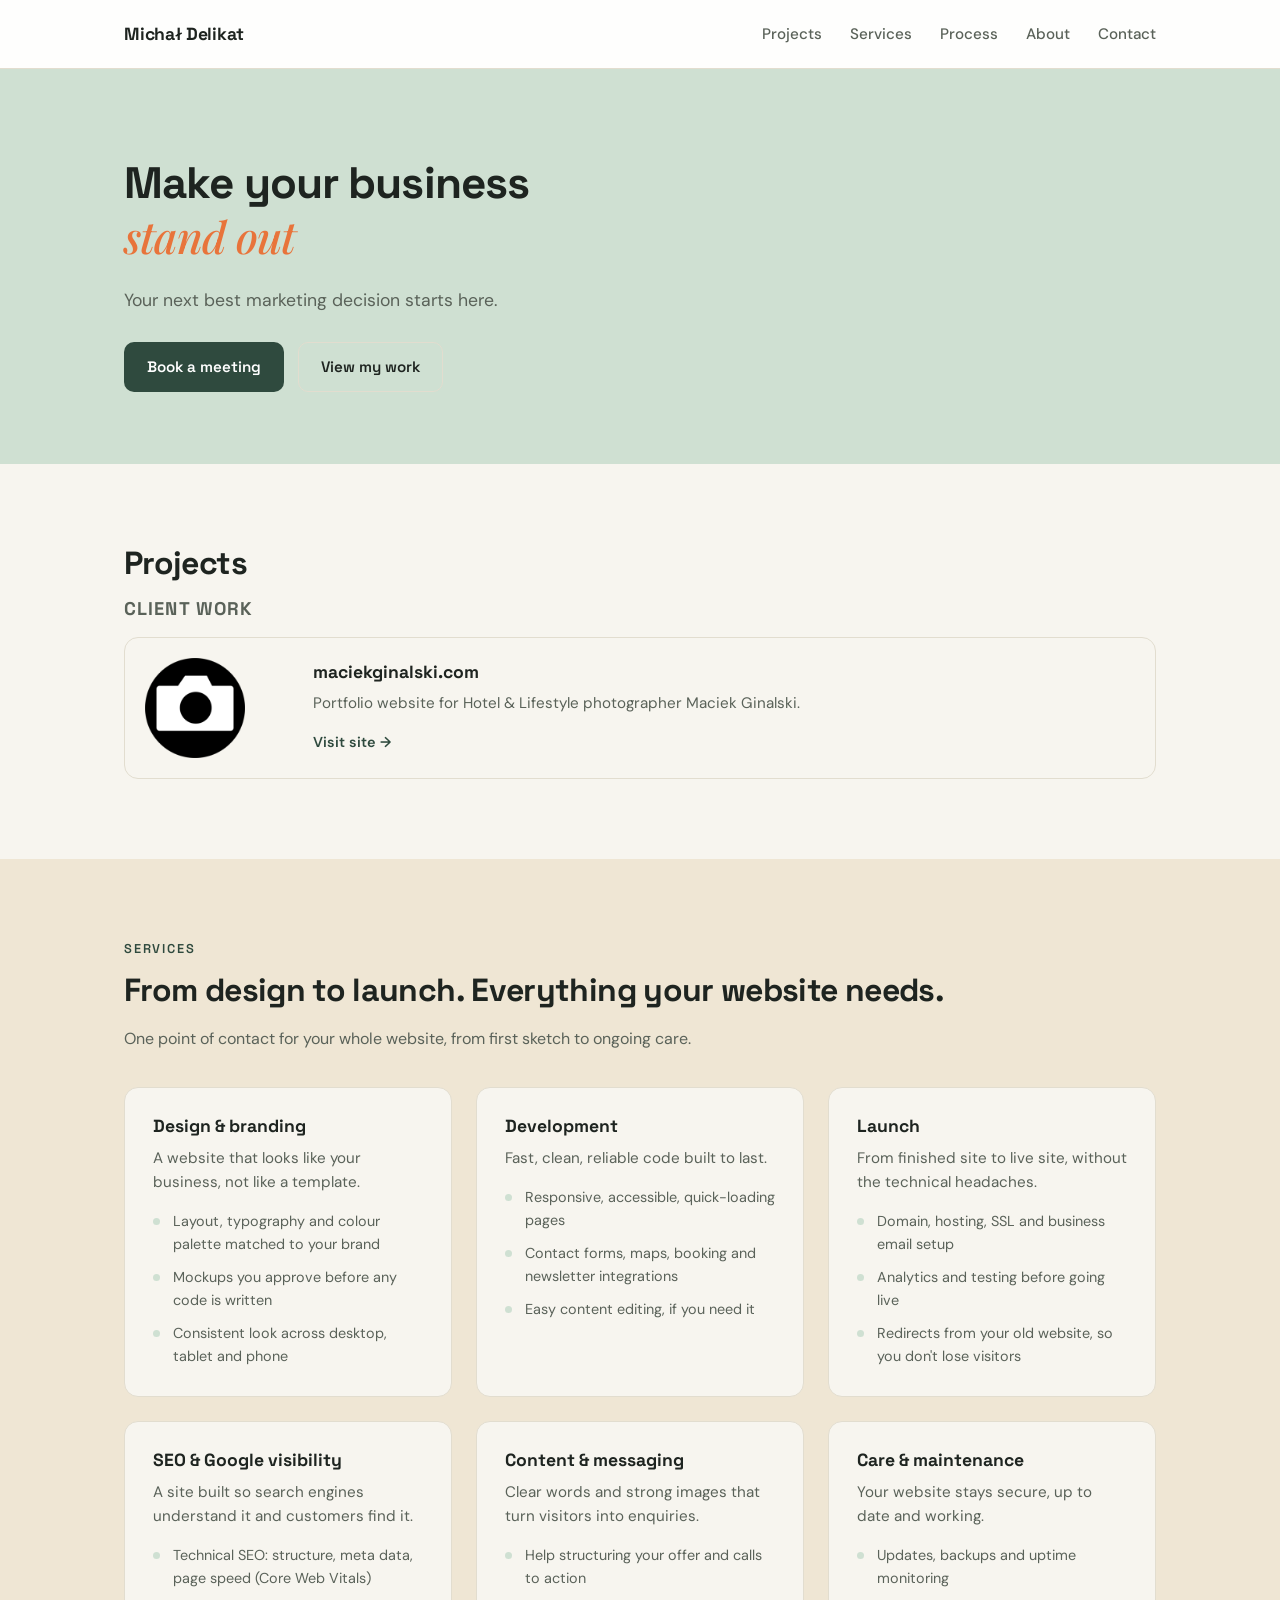
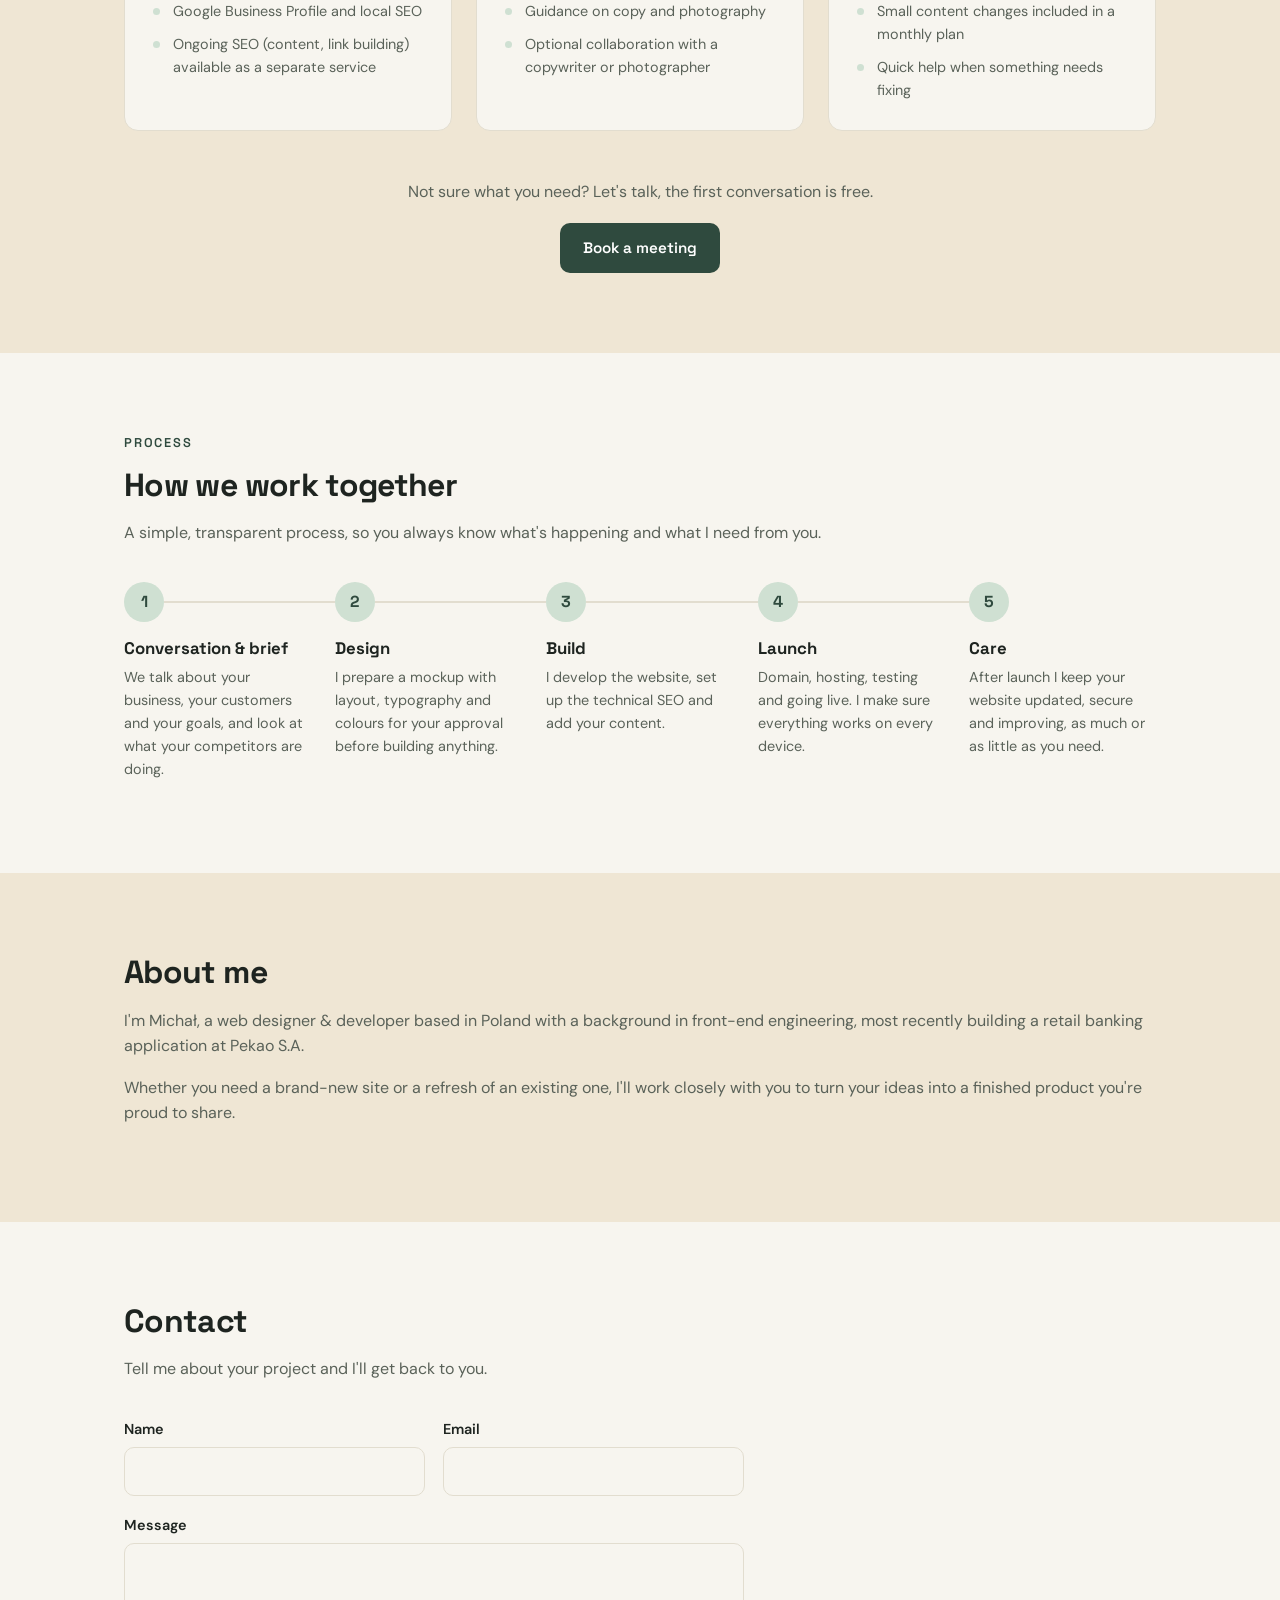
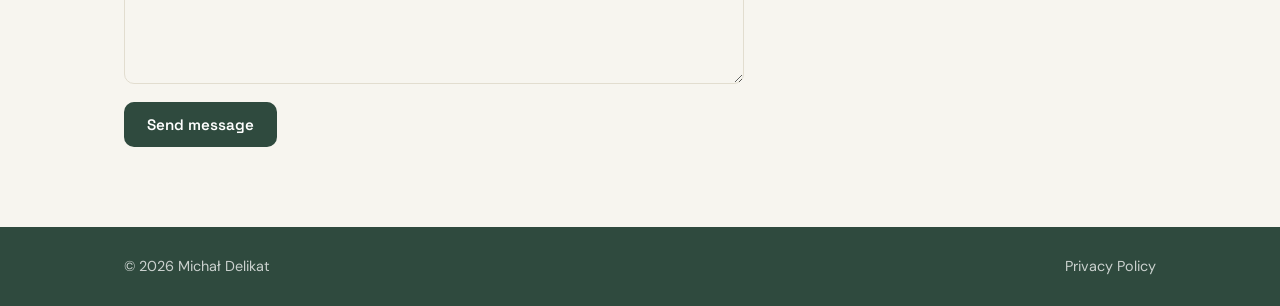
<file: index.html>
<!DOCTYPE html>
<html lang="en">
    <head>
        <meta charset="UTF-8">
        <meta name="viewport" content="width=device-width, initial-scale=1.0">
        <title>Michał Delikat Web Design & Development</title>
        <meta name="description" content="">
        <link rel="preconnect" href="https://fonts.googleapis.com">
        <link rel="preconnect" href="https://fonts.gstatic.com" crossorigin>
        <link href="https://fonts.googleapis.com/css2?family=DM+Sans:wght@400;500;600&family=Playfair+Display:ital,wght@1,500;1,600&family=Space+Grotesk:wght@500;600;700&display=swap" rel="stylesheet">
        <link rel="stylesheet" href="index.css">
    </head>
    <body>
        <site-header id="header" brand="Michał Delikat">
            <a href="#projects">Projects</a>
            <a href="#services">Services</a>
            <a href="#process">Process</a>
            <a href="#about">About</a>
            <a href="#contact">Contact</a>
        </site-header>

        <main id="top">
            <section class="hero">
                <div class="container hero-grid">
                    <div class="hero-text">
                        <h1>Make your business <span class="highlight">stand out</span></h1>
                        <p class="lead">Your next best marketing decision starts here.</p>
                        <div class="hero-actions">
                            <a class="btn btn-primary" href="#contact">Book a meeting</a>
                            <a class="btn btn-ghost" href="#projects">View my work</a>
                        </div>
                    </div>
                    <div class="hero-visual"></div>
                </div>
            </section>

            <section id="projects" class="section">
                <div class="container">
                    <h2 class="section-title">Projects</h2>

                    <h3 class="subsection-title">Client work</h3>
                    <div class="projects-grid">
                        <project-card
                            logo="assets/maciekginalskicom_thumbnail.png"
                            logo-alt="maciekginalski.com logo"
                            title="maciekginalski.com"
                            description="Portfolio website for Hotel &amp; Lifestyle photographer Maciek Ginalski."
                            link-text="Visit site"
                            link-href="https://maciekginalski.com"></project-card>
                    </div>

                    <div class="projects-grid">
                    </div>
                </div>
            </section>

            <section id="services" class="section section-alt">
                <div class="container">
                    <p class="eyebrow">SERVICES</p>
                    <h2 class="section-title">From design to launch. Everything your website needs.</h2>
                    <p class="section-intro">One point of contact for your whole website, from first sketch to ongoing care.</p>

                    <div class="services-grid">
                        <article class="service-card">
                            <h3 class="service-card-title">Design &amp; branding</h3>
                            <p class="service-card-desc">A website that looks like your business, not like a template.</p>
                            <ul class="service-list">
                                <li>Layout, typography and colour palette matched to your brand</li>
                                <li>Mockups you approve before any code is written</li>
                                <li>Consistent look across desktop, tablet and phone</li>
                            </ul>
                        </article>

                        <article class="service-card">
                            <h3 class="service-card-title">Development</h3>
                            <p class="service-card-desc">Fast, clean, reliable code built to last.</p>
                            <ul class="service-list">
                                <li>Responsive, accessible, quick-loading pages</li>
                                <li>Contact forms, maps, booking and newsletter integrations</li>
                                <li>Easy content editing, if you need it</li>
                            </ul>
                        </article>

                        <article class="service-card">
                            <h3 class="service-card-title">Launch</h3>
                            <p class="service-card-desc">From finished site to live site, without the technical headaches.</p>
                            <ul class="service-list">
                                <li>Domain, hosting, SSL and business email setup</li>
                                <li>Analytics and testing before going live</li>
                                <li>Redirects from your old website, so you don't lose visitors</li>
                            </ul>
                        </article>

                        <article class="service-card">
                            <h3 class="service-card-title">SEO &amp; Google visibility</h3>
                            <p class="service-card-desc">A site built so search engines understand it and customers find it.</p>
                            <ul class="service-list">
                                <li>Technical SEO: structure, meta data, page speed (Core Web Vitals)</li>
                                <li>Google Business Profile and local SEO</li>
                                <li>Ongoing SEO (content, link building) available as a separate service</li>
                            </ul>
                        </article>

                        <article class="service-card">
                            <h3 class="service-card-title">Content &amp; messaging</h3>
                            <p class="service-card-desc">Clear words and strong images that turn visitors into enquiries.</p>
                            <ul class="service-list">
                                <li>Help structuring your offer and calls to action</li>
                                <li>Guidance on copy and photography</li>
                                <li>Optional collaboration with a copywriter or photographer</li>
                            </ul>
                        </article>

                        <article class="service-card">
                            <h3 class="service-card-title">Care &amp; maintenance</h3>
                            <p class="service-card-desc">Your website stays secure, up to date and working.</p>
                            <ul class="service-list">
                                <li>Updates, backups and uptime monitoring</li>
                                <li>Small content changes included in a monthly plan</li>
                                <li>Quick help when something needs fixing</li>
                            </ul>
                        </article>
                    </div>

                    <div class="section-cta">
                        <p class="section-cta-text">Not sure what you need? Let's talk, the first conversation is free.</p>
                        <a class="btn btn-primary" href="#contact">Book a meeting</a>
                    </div>
                </div>
            </section>

            <section id="process" class="section">
                <div class="container">
                    <p class="eyebrow">PROCESS</p>
                    <h2 class="section-title">How we work together</h2>
                    <p class="section-intro">A simple, transparent process, so you always know what's happening and what I need from you.</p>

                    <ol class="process-steps">
                        <li class="process-step">
                            <span class="process-number">1</span>
                            <h3 class="process-step-title">Conversation &amp; brief</h3>
                            <p class="process-step-desc">We talk about your business, your customers and your goals, and look at what your competitors are doing.</p>
                        </li>
                        <li class="process-step">
                            <span class="process-number">2</span>
                            <h3 class="process-step-title">Design</h3>
                            <p class="process-step-desc">I prepare a mockup with layout, typography and colours for your approval before building anything.</p>
                        </li>
                        <li class="process-step">
                            <span class="process-number">3</span>
                            <h3 class="process-step-title">Build</h3>
                            <p class="process-step-desc">I develop the website, set up the technical SEO and add your content.</p>
                        </li>
                        <li class="process-step">
                            <span class="process-number">4</span>
                            <h3 class="process-step-title">Launch</h3>
                            <p class="process-step-desc">Domain, hosting, testing and going live. I make sure everything works on every device.</p>
                        </li>
                        <li class="process-step">
                            <span class="process-number">5</span>
                            <h3 class="process-step-title">Care</h3>
                            <p class="process-step-desc">After launch I keep your website updated, secure and improving, as much or as little as you need.</p>
                        </li>
                    </ol>
                </div>
            </section>

            <section id="about" class="section section-alt">
                <div class="container about-grid">
                    <div class="about-text">
                        <h2 class="section-title">About me</h2>
                        <p>I'm Michał, a web designer &amp; developer based in Poland with a background in front-end engineering, most recently building a retail banking application at Pekao S.A.</p>
                        <p>Whether you need a brand-new site or a refresh of an existing one, I'll work closely with you to turn your ideas into a finished product you're proud to share.</p>
                    </div>
                </div>
            </section>

            <section id="contact" class="section">
                <div class="container">
                    <h2 class="section-title">Contact</h2>
                    <p class="section-intro">Tell me about your project and I'll get back to you.</p>

                    <form class="contact-form" action="https://formsubmit.co/" method="POST">
                        <div class="form-row">
                            <label>Name<input type="text" name="name" required></label>
                            <label>Email<input type="email" name="email" required></label>
                        </div>
                        <label>Message<textarea name="message" rows="5" required></textarea></label>
                        <button class="btn btn-primary" type="submit">Send message</button>
                    </form>
                </div>
            </section>
        </main>

        <site-footer id="footer" brand="Michał Delikat" privacy-href="/privacy_policy.html"></site-footer>

        <script src="js/script.js"></script>
    </body>
</html>
</file>
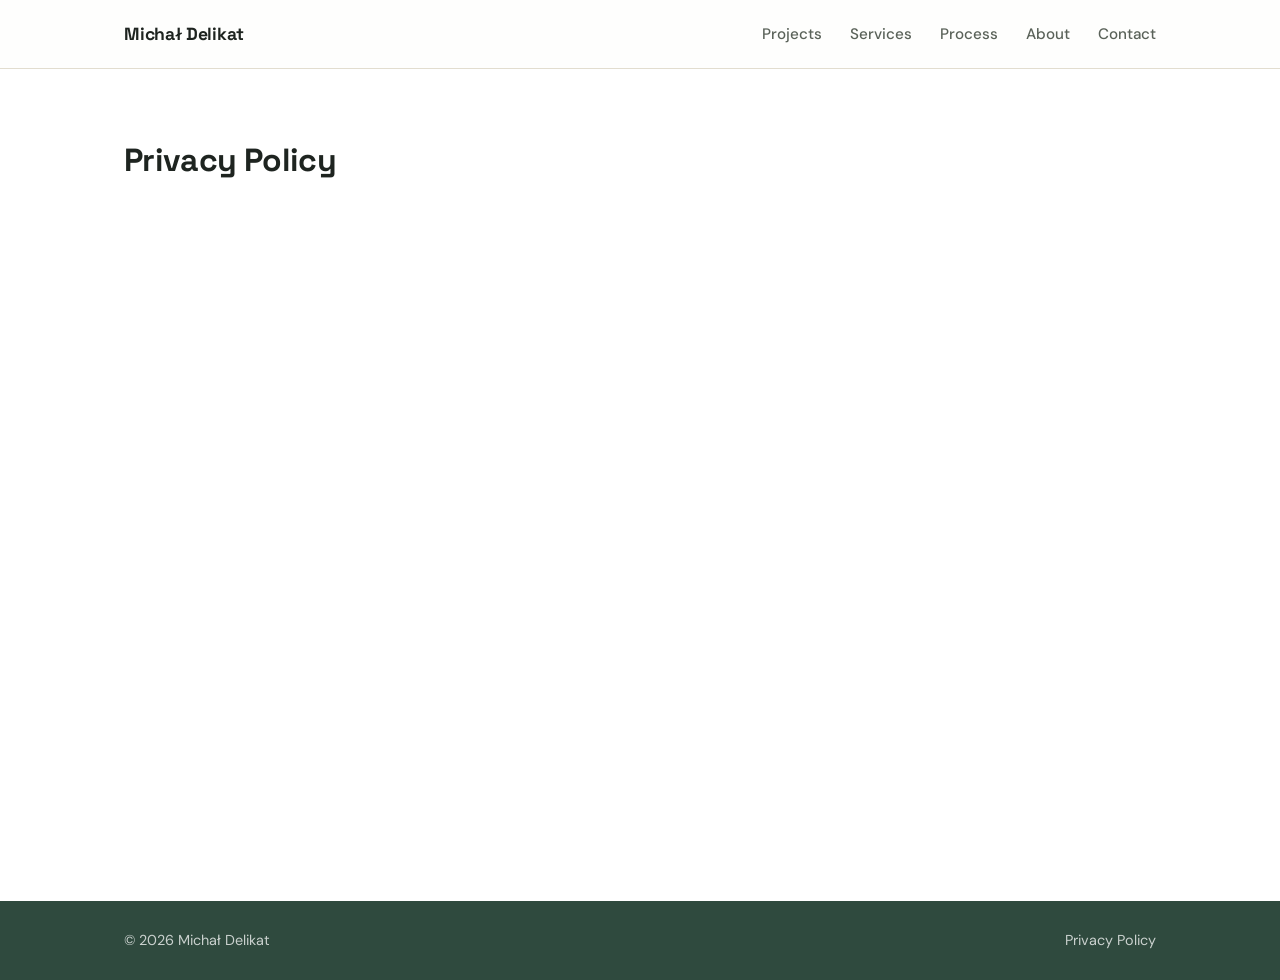
<file: privacy_policy.html>
<!DOCTYPE html>
<html lang="en">
    <head>
        <meta charset="UTF-8">
        <meta name="viewport" content="width=device-width, initial-scale=1.0">
        <title>Privacy Policy — Michał Delikat</title>
        <meta name="description" content="Privacy Policy for Michał Delikat — web design & development.">
        <link rel="preconnect" href="https://fonts.googleapis.com">
        <link rel="preconnect" href="https://fonts.gstatic.com" crossorigin>
        <link href="https://fonts.googleapis.com/css2?family=DM+Sans:wght@400;500;600&family=Playfair+Display:ital,wght@1,500;1,600&family=Space+Grotesk:wght@500;600;700&display=swap" rel="stylesheet">
        <link rel="stylesheet" href="index.css">
    </head>
    <body>
        <site-header id="header" brand="Michał Delikat">
            <a href="/#projects">Projects</a>
            <a href="/#services">Services</a>
            <a href="/#process">Process</a>
            <a href="/#about">About</a>
            <a href="/#contact">Contact</a>
        </site-header>

        <main id="top" class="page-plain">
            <div class="container">
                <h1 class="section-title">Privacy Policy</h1>
            </div>
        </main>

        <site-footer id="footer" brand="Michał Delikat" privacy-href="/privacy_policy.html"></site-footer>

        <script src="js/script.js"></script>
    </body>
</html>
</file>
<file: index.css>
:root {
    --bg: #F7F5EF;
    --bg-alt: #EFE6D4;
    --text: #1E2420;
    --muted: #5A6259;
    --accent: #2F4A3E;
    --accent-hover: #24382F;
    --border: #E2DDCF;

    --sage: #CFE0D2;
    --clay: #E3B7A0;
    --sand: #EFE6D4;
    --peach: #E8743B;

    --radius: 14px;
    --shadow: 0 10px 30px rgba(47, 74, 62, 0.1);

    --max-width: 1080px;

    --font-heading: "Space Grotesk", -apple-system, BlinkMacSystemFont, "Segoe UI", Roboto, sans-serif;
    --font-body: "DM Sans", -apple-system, BlinkMacSystemFont, "Segoe UI", Roboto, sans-serif;
}

* {
    box-sizing: border-box;
}

html {
    scroll-behavior: smooth;
}

body {
    margin: 0;
    font-family: var(--font-body);
    color: var(--text);
    background: var(--bg);
    line-height: 1.6;
    -webkit-font-smoothing: antialiased;
}

h1, h2, h3 {
    font-family: var(--font-heading);
    line-height: 1.2;
    margin: 0 0 0.5em;
}

p {
    margin: 0 0 1em;
}

a {
    color: inherit;
    text-decoration: none;
}

.container {
    width: 100%;
    max-width: var(--max-width);
    margin: 0 auto;
    padding: 0 24px;
}

/* Header */
site-header {
    display: block;
}

#header {
    position: sticky;
    top: 0;
    z-index: 100;
    background: rgba(255, 255, 255, 0.85);
    backdrop-filter: blur(10px);
    border-bottom: 1px solid var(--border);
}

.header-inner {
    display: flex;
    align-items: center;
    justify-content: space-between;
    height: 68px;
}

.logo {
    font-family: var(--font-heading);
    font-weight: 700;
    font-size: 1.1rem;
    letter-spacing: -0.01em;
}

.nav {
    display: flex;
    gap: 28px;
}

.nav a {
    color: var(--muted);
    font-size: 0.95rem;
    font-weight: 500;
    transition: color 0.2s ease;
}

.nav a:hover {
    color: var(--text);
}

.nav-toggle {
    display: none;
    flex-direction: column;
    justify-content: center;
    gap: 5px;
    width: 44px;
    height: 44px;
    padding: 10px;
    background: transparent;
    border: 1px solid var(--border);
    border-radius: 10px;
    cursor: pointer;
}

.nav-toggle-bar {
    display: block;
    width: 100%;
    height: 2px;
    border-radius: 2px;
    background: var(--text);
    transition: transform 0.2s ease, opacity 0.2s ease;
}

.nav-toggle[aria-expanded="true"] .nav-toggle-bar:nth-child(1) {
    transform: translateY(7px) rotate(45deg);
}

.nav-toggle[aria-expanded="true"] .nav-toggle-bar:nth-child(2) {
    opacity: 0;
}

.nav-toggle[aria-expanded="true"] .nav-toggle-bar:nth-child(3) {
    transform: translateY(-7px) rotate(-45deg);
}

/* Hero */
.hero {
    background: var(--sage);
    padding: 88px 0 72px;
}

.hero-grid {
    display: grid;
    grid-template-columns: 1.1fr 0.9fr;
    gap: 56px;
    align-items: center;
}


.hero-text h1 {
    font-size: 2.75rem;
    letter-spacing: -0.02em;
    margin-bottom: 20px;
}

.lead {
    font-size: 1.1rem;
    color: var(--muted);
    max-width: 46ch;
}

.highlight {
    color: var(--peach);
    font-family: "Playfair Display", Georgia, "Times New Roman", serif;
    font-style: italic;
    font-weight: 500;
    white-space: nowrap;
}

.hero-actions {
    display: flex;
    gap: 14px;
    flex-wrap: wrap;
    margin-top: 28px;
}

.btn {
    display: inline-block;
    font-family: var(--font-heading);
    padding: 12px 22px;
    border-radius: 10px;
    font-weight: 600;
    font-size: 0.95rem;
    border: 1px solid transparent;
    cursor: pointer;
    transition: all 0.2s ease;
}

.btn-primary {
    background: var(--accent);
    color: #fff;
}

.btn-primary:hover {
    background: var(--accent-hover);
}

.btn-ghost {
    background: transparent;
    border-color: var(--border);
    color: var(--text);
}

.btn-ghost:hover {
    border-color: var(--muted);
}

.hero-visual {
    display: flex;
    justify-content: center;
}

/* Sections */
.section {
    padding: 80px 0;
}

.section-alt {
    background: var(--bg-alt);
}

.section-title {
    font-size: 2rem;
    letter-spacing: -0.02em;
}

.section-intro {
    color: var(--muted);
    margin-bottom: 36px;
}

.eyebrow {
    color: var(--accent);
    font-family: var(--font-heading);
    font-weight: 600;
    font-size: 0.8rem;
    text-transform: uppercase;
    letter-spacing: 0.14em;
    margin: 0 0 12px;
}

/* Services */
.services-grid {
    display: grid;
    grid-template-columns: repeat(3, 1fr);
    gap: 24px;
}

.service-card {
    display: flex;
    flex-direction: column;
    border: 1px solid var(--border);
    border-radius: var(--radius);
    background: var(--bg);
    padding: 28px;
}

.service-icon {
    font-size: 1.5rem;
    margin-bottom: 12px;
}

.service-card-title {
    font-size: 1.1rem;
    margin-bottom: 8px;
}

.service-card-desc {
    color: var(--muted);
    font-size: 0.95rem;
    margin-bottom: 16px;
}

.service-list {
    list-style: none;
    padding: 0;
    margin: 0;
    display: flex;
    flex-direction: column;
    gap: 10px;
    font-size: 0.9rem;
    color: var(--muted);
}

.service-list li {
    position: relative;
    padding-left: 20px;
}

.service-list li::before {
    content: "";
    position: absolute;
    left: 0;
    top: 0.55em;
    width: 7px;
    height: 7px;
    border-radius: 50%;
    background: var(--sage);
}

.section-cta {
    display: flex;
    flex-direction: column;
    align-items: center;
    text-align: center;
    gap: 18px;
    margin-top: 48px;
}

.section-cta-text {
    color: var(--muted);
    margin: 0;
}

/* Process */
.process-steps {
    list-style: none;
    padding: 0;
    margin: 0;
    display: grid;
    grid-template-columns: repeat(5, 1fr);
    gap: 24px;
}

.process-step {
    position: relative;
    padding-top: 56px;
}

.process-step:not(:last-child)::before {
    content: "";
    position: absolute;
    top: 19px;
    left: 40px;
    right: -24px;
    height: 2px;
    background: var(--border);
}

.process-number {
    position: absolute;
    top: 0;
    left: 0;
    width: 40px;
    height: 40px;
    display: flex;
    align-items: center;
    justify-content: center;
    border-radius: 50%;
    background: var(--sage);
    color: var(--accent);
    font-family: var(--font-heading);
    font-weight: 700;
}

.process-step-title {
    font-size: 1.05rem;
    margin-bottom: 8px;
}

.process-step-desc {
    color: var(--muted);
    font-size: 0.9rem;
    margin-bottom: 12px;
}

/* Projects */
.subsection-title {
    font-size: 1.15rem;
    color: var(--muted);
    text-transform: uppercase;
    letter-spacing: 0.06em;
    margin: 0 0 16px;
}

.subsection-title:not(:first-of-type) {
    margin-top: 48px;
}

.projects-grid {
    display: grid;
    grid-template-columns: 1fr;
    gap: 24px;
}

project-card,
.project-card {
    display: flex;
    gap: 24px;
    align-items: stretch;
    border: 1px solid var(--border);
    border-radius: var(--radius);
    overflow: hidden;
    background: var(--bg);
}

.project-logo {
    flex: 0 0 auto;
    width: 140px;
    height: 100%;
    display: flex;
    align-items: center;
    justify-content: center;
    color: #fff;
    font-size: 1.75rem;
    font-weight: 700;
    overflow: hidden;
}

.project-logo img {
    width: 100%;
    height: 100%;
    object-fit: contain;
    padding: 20px;
}

.project-body {
    flex: 1;
    display: flex;
    flex-direction: column;
    padding: 24px;
}

.project-body h3 {
    font-size: 1.1rem;
    margin-bottom: 8px;
}

.project-body p {
    color: var(--muted);
    font-size: 0.95rem;
    margin-bottom: 0;
    white-space: pre-line;
}

.project-link {
    align-self: flex-start;
    margin-top: auto;
    padding-top: 16px;
    color: var(--accent);
    font-weight: 600;
    font-size: 0.9rem;
}

.project-link:hover {
    color: var(--accent-hover);
}

/* About */
.about-grid {
    display: grid;
    grid-template-columns: 1fr;
    gap: 48px;
    align-items: center;
}

.about-text p {
    color: var(--muted);
}

/* Contact */
.contact-form {
    max-width: 620px;
    display: flex;
    flex-direction: column;
    gap: 18px;
}

.form-row {
    display: grid;
    grid-template-columns: 1fr 1fr;
    gap: 18px;
}

.contact-form label {
    display: flex;
    flex-direction: column;
    gap: 6px;
    font-size: 0.9rem;
    font-weight: 600;
}

.contact-form input,
.contact-form textarea {
    font: inherit;
    padding: 12px 14px;
    border: 1px solid var(--border);
    border-radius: 10px;
    background: var(--bg);
    resize: vertical;
}

.contact-form input:focus,
.contact-form textarea:focus {
    outline: none;
    border-color: var(--accent);
    box-shadow: 0 0 0 3px rgba(47, 74, 62, 0.15);
}

.contact-form .btn {
    align-self: flex-start;
}

/* Footer */
site-footer {
    display: block;
}

#footer {
    background: var(--accent);
    padding: 28px 0;
}

.footer-inner {
    display: flex;
    align-items: center;
    justify-content: space-between;
    gap: 16px;
    flex-wrap: wrap;
}

#copyright-tag {
    margin: 0;
    color: rgba(255, 255, 255, 0.75);
    font-size: 0.9rem;
}

.footer-link {
    color: rgba(255, 255, 255, 0.75);
    font-size: 0.9rem;
    text-decoration: none;
    transition: color 0.2s ease;
}

.footer-link:hover {
    color: #fff;
}

/* Plain page (e.g. privacy policy) */
.page-plain {
    background: #fff;
    min-height: calc(100vh - 68px);
    padding: 72px 0;
}

/* Responsive */
@media (max-width: 1024px) {
    .services-grid {
        grid-template-columns: repeat(2, 1fr);
    }

    .process-steps {
        grid-template-columns: 1fr;
        gap: 8px;
    }

    .process-step {
        padding: 0 0 28px 60px;
    }

    .process-step:not(:last-child)::before {
        content: "";
        position: absolute;
        left: 19px;
        right: auto;
        top: 44px;
        bottom: 0;
        width: 2px;
        height: auto;
        background: var(--border);
    }
}

@media (max-width: 860px) {
    .hero-grid,
    .about-grid {
        grid-template-columns: 1fr;
        gap: 36px;
    }

    .hero-text h1 {
        font-size: 2.1rem;
    }

    .projects-grid,
    .form-row {
        grid-template-columns: 1fr;
    }

    .nav-toggle {
        display: flex;
    }

    .nav {
        position: absolute;
        top: 68px;
        left: 0;
        right: 0;
        flex-direction: column;
        gap: 0;
        padding: 8px 24px 16px;
        background: var(--bg);
        border-bottom: 1px solid var(--border);
        box-shadow: var(--shadow);
        transform: translateY(-8px);
        opacity: 0;
        visibility: hidden;
        transition: opacity 0.2s ease, transform 0.2s ease, visibility 0.2s;
    }

    .nav.is-open {
        transform: translateY(0);
        opacity: 1;
        visibility: visible;
    }

    .nav a {
        padding: 14px 0;
        border-bottom: 1px solid var(--border);
    }

    .nav a:last-child {
        border-bottom: none;
    }
}

@media (max-width: 640px) {
    .services-grid {
        grid-template-columns: 1fr;
    }
}

@media (max-width: 560px) {
    .nav {
        gap: 18px;
    }

    .hero {
        padding: 56px 0 48px;
    }

    .section {
        padding: 56px 0;
    }

    project-card,
    .project-card {
        flex-direction: column-reverse;
        gap: 0;
    }

    .project-logo {
        width: 100%;
        height: 160px;
    }

    .project-body {
        padding: 16px;
    }
}
</file>
